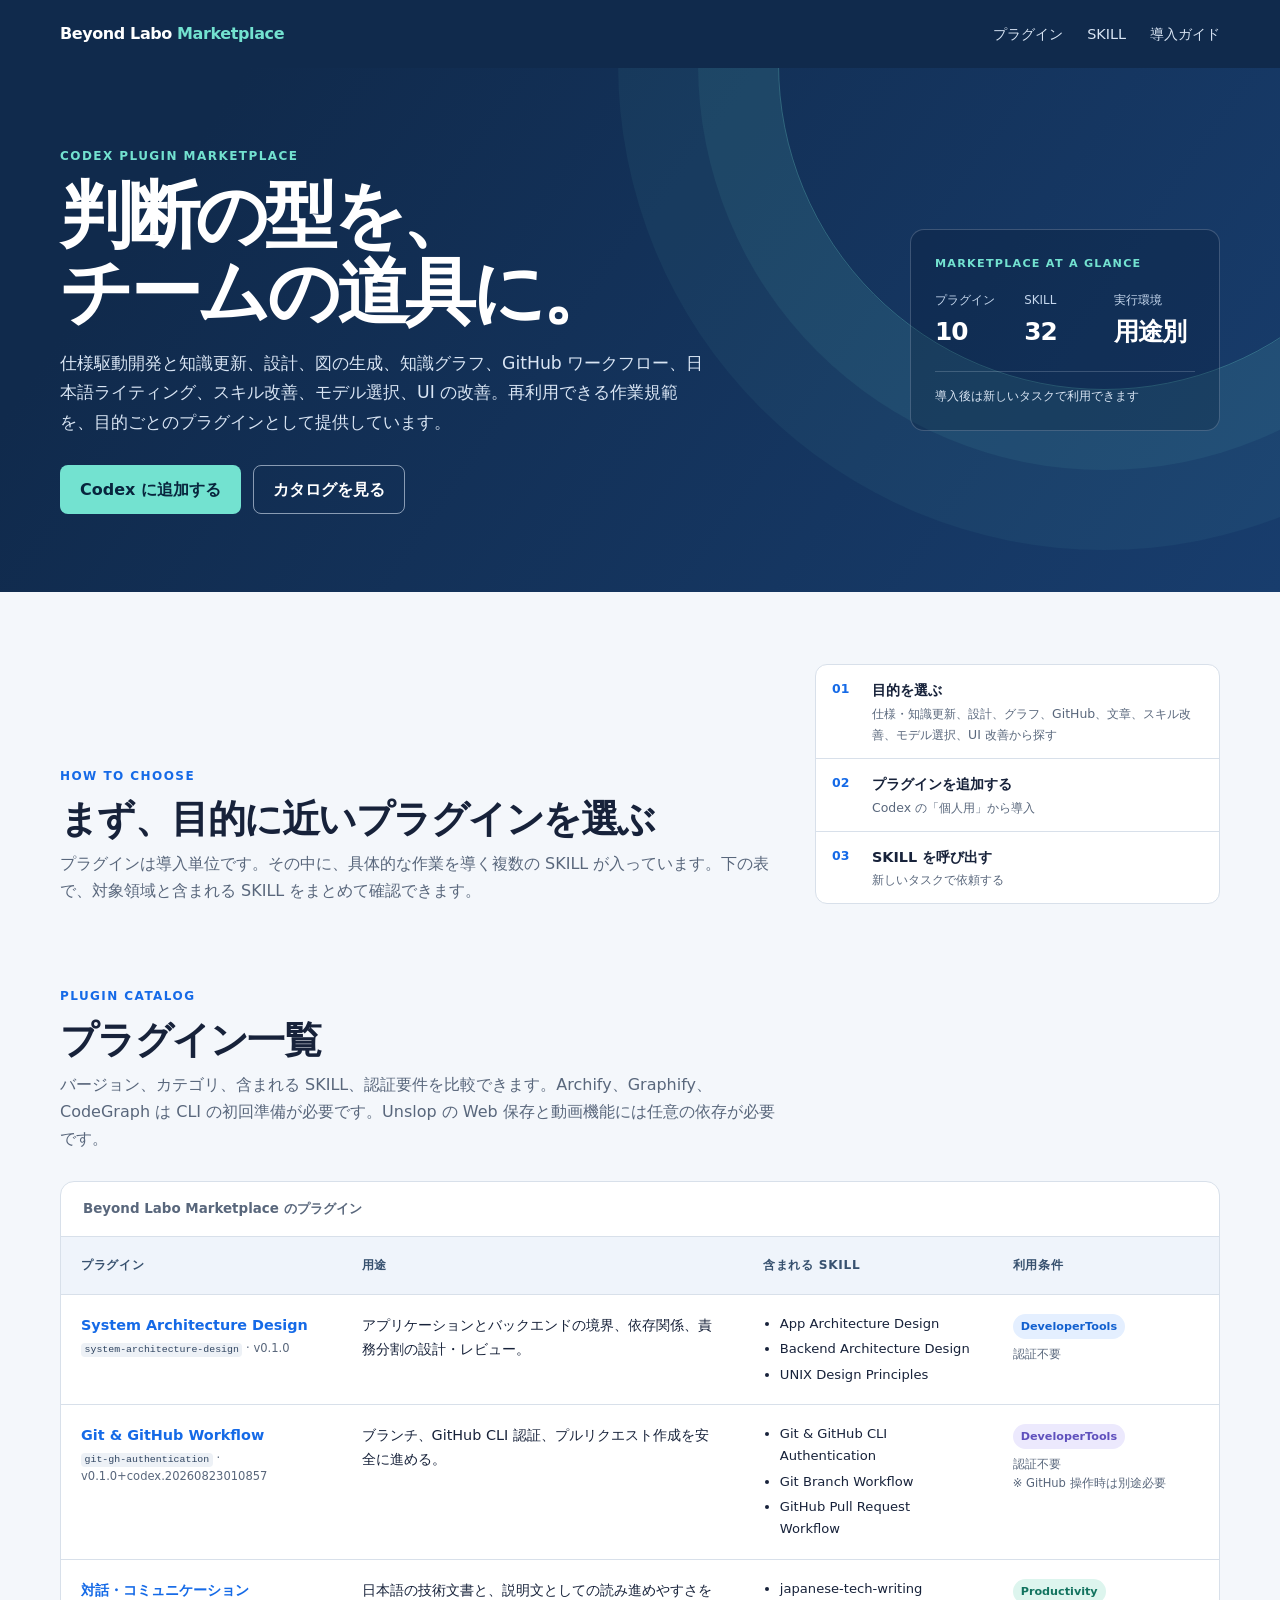
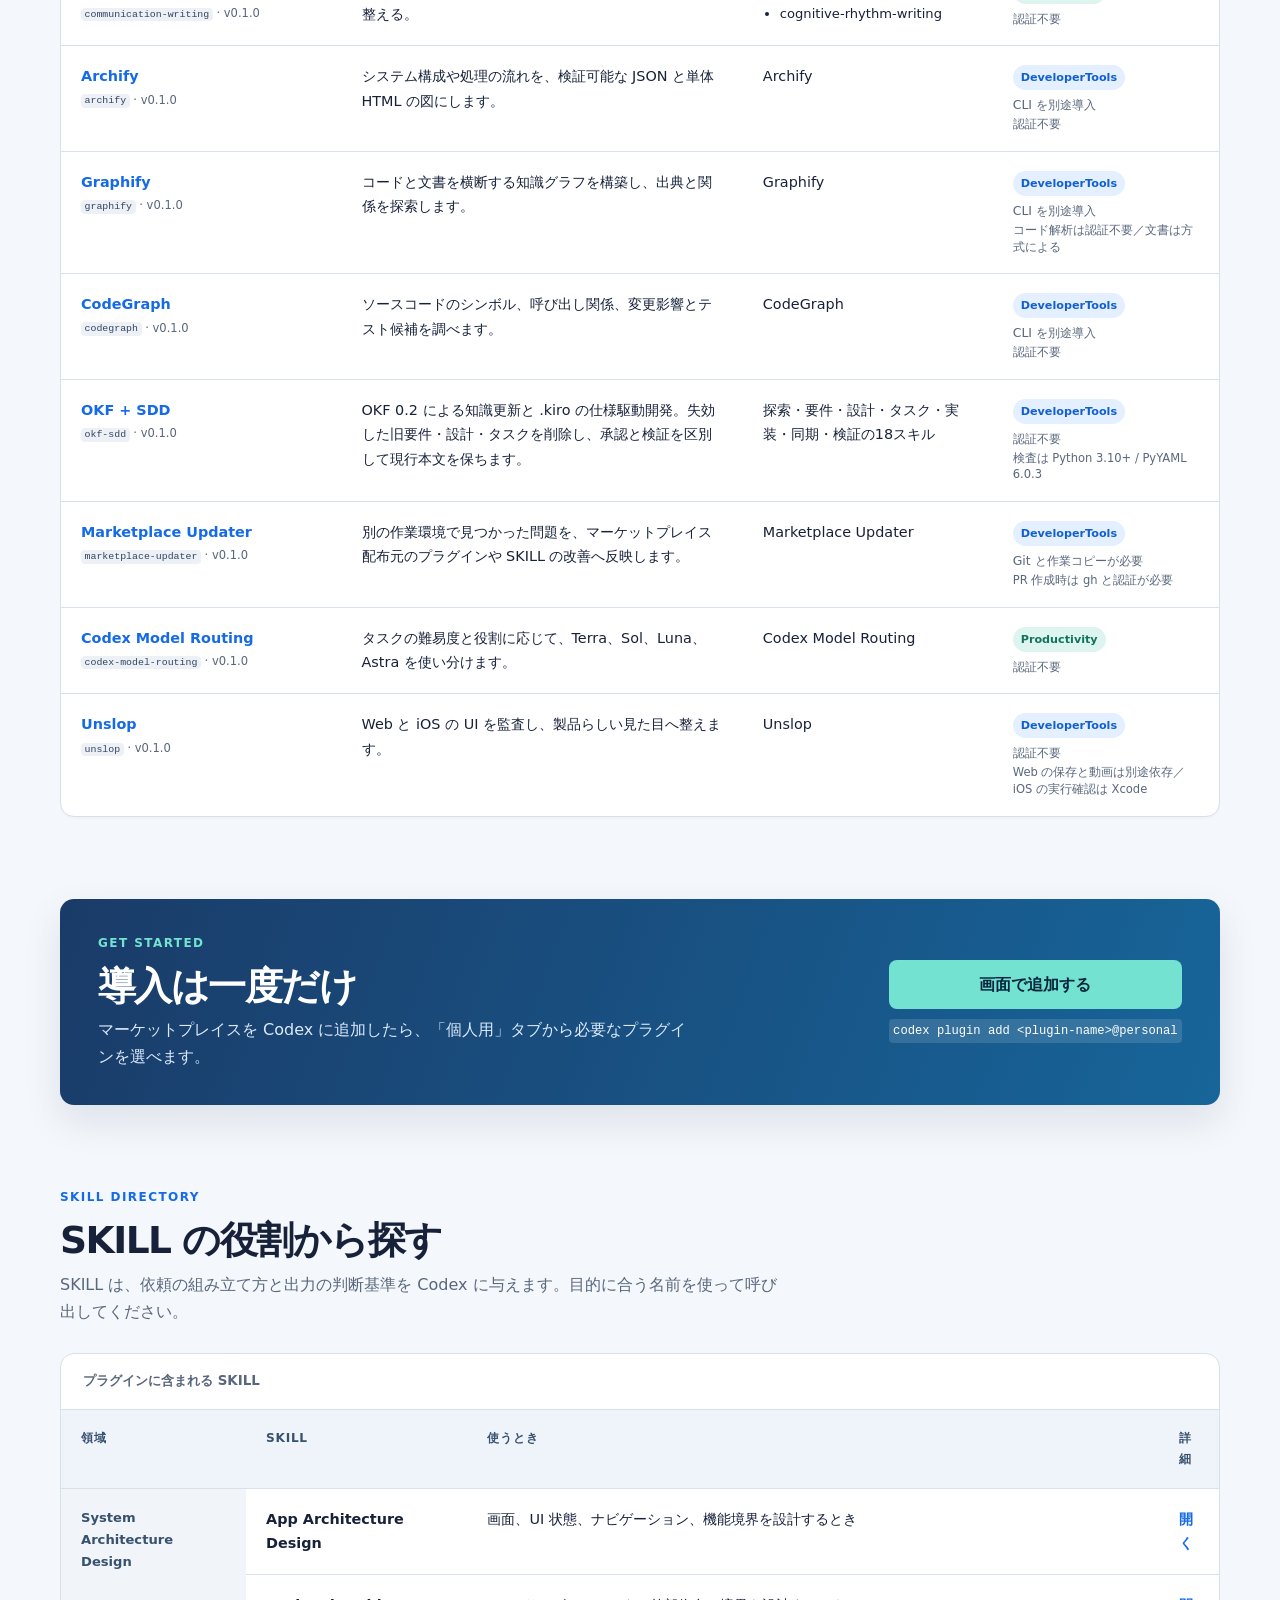
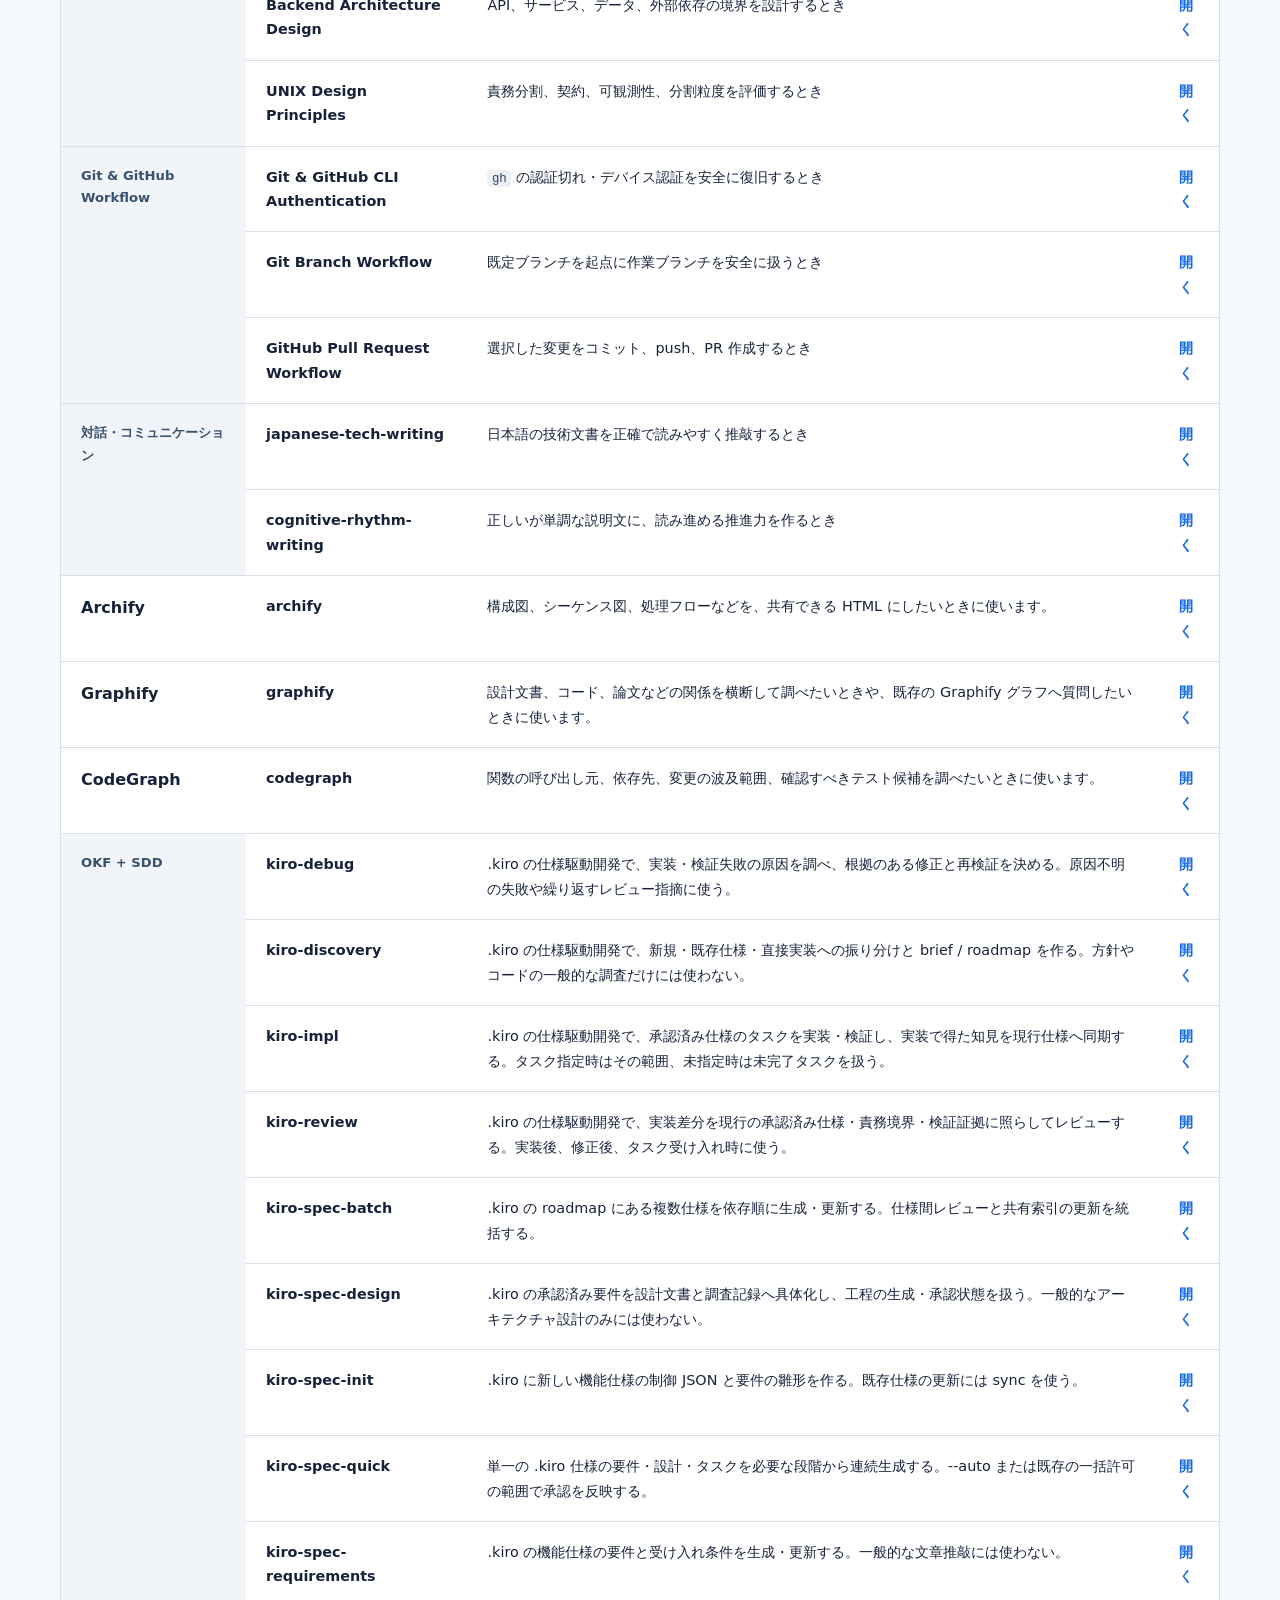
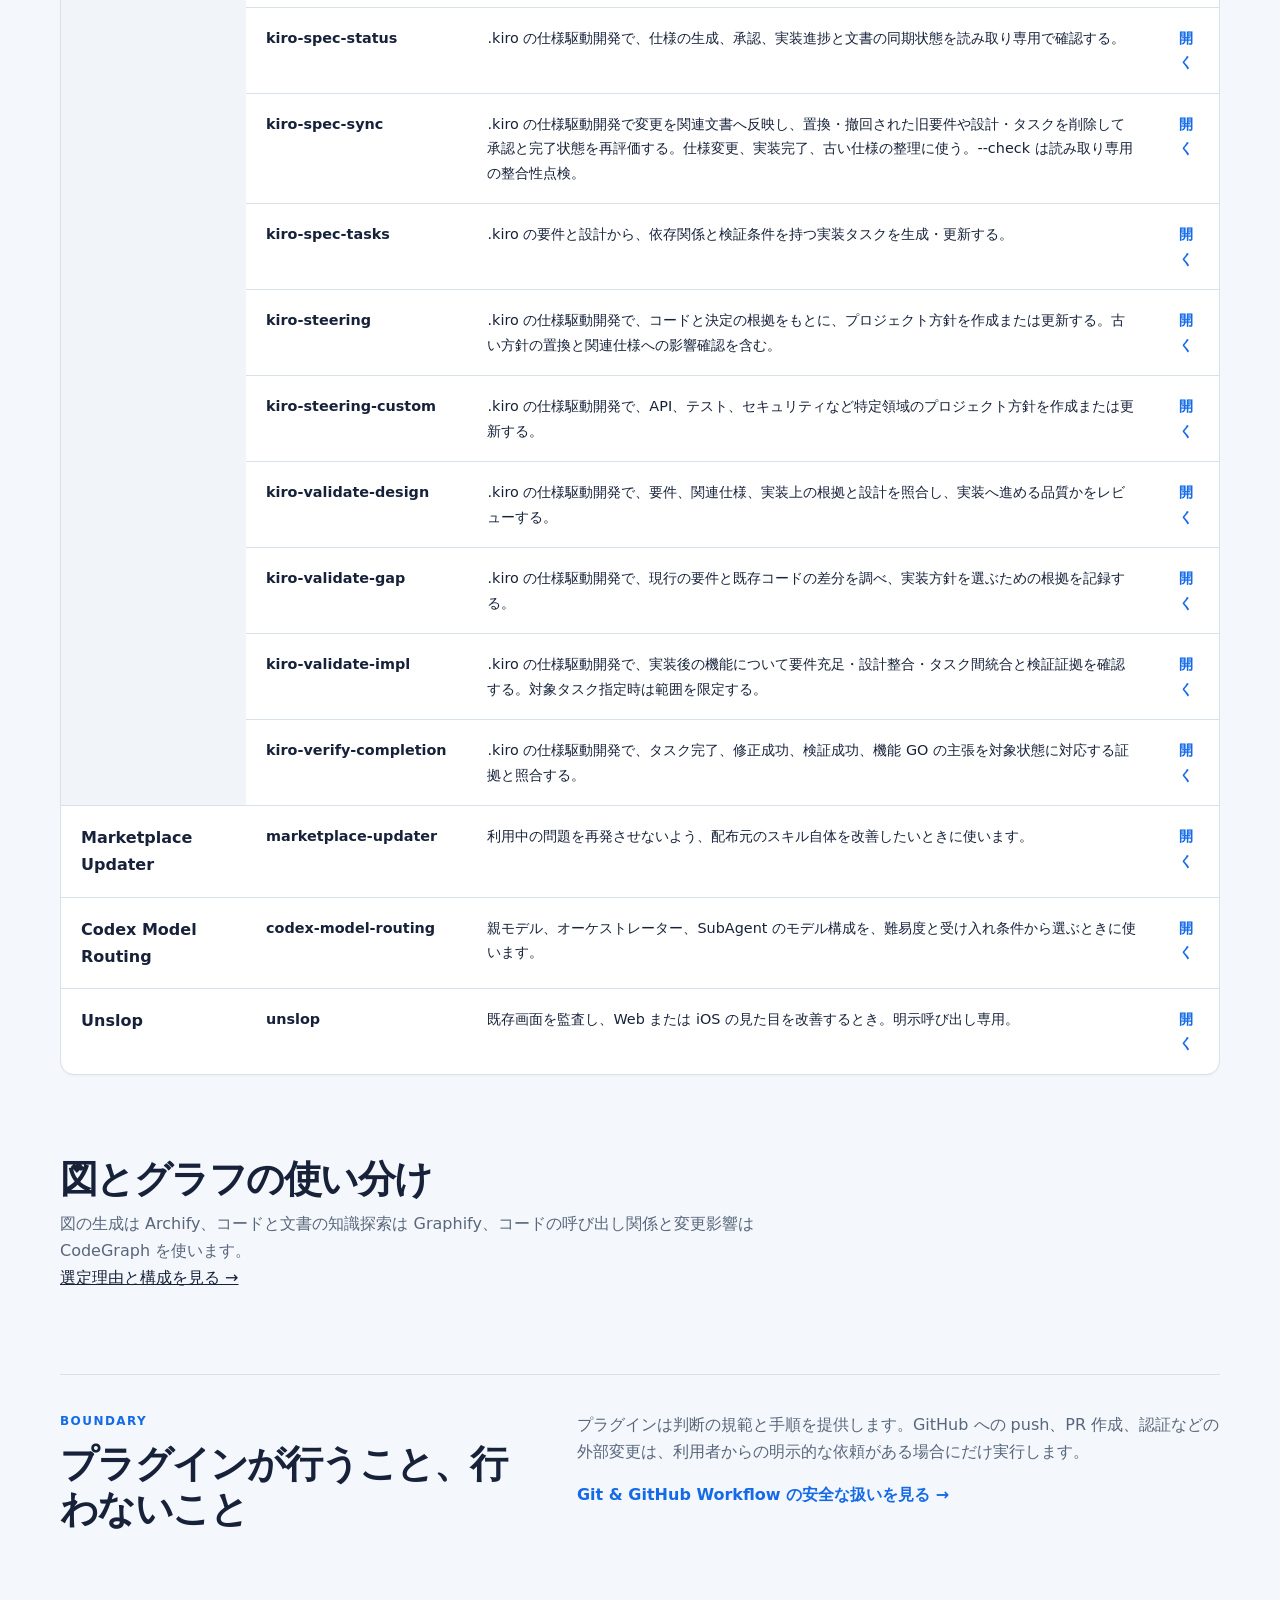
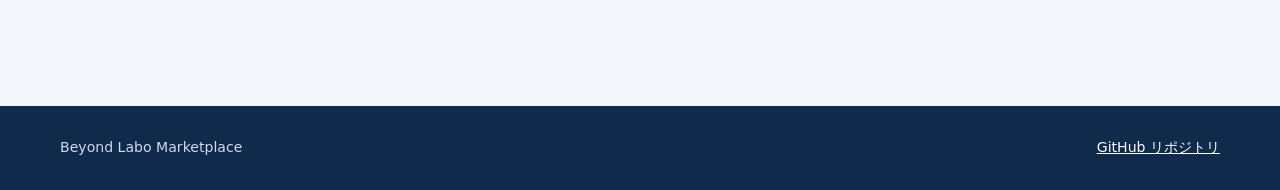
<file: docs/index.html>
<!doctype html>
<html lang="ja">
<head>
  <meta charset="utf-8">
  <meta name="viewport" content="width=device-width, initial-scale=1">
  <meta name="description" content="Beyond Labo が提供する Codex プラグインと SKILL のマーケットプレイス">
  <title>Beyond Labo Marketplace</title>
  <link rel="stylesheet" href="assets/site.css">
</head>
<body>
  <header class="site-header"><nav class="nav shell" aria-label="主要ナビゲーション"><a class="brand" href="./">Beyond Labo <span>Marketplace</span></a><div class="nav-links"><a href="#catalog">プラグイン</a><a href="#skills">SKILL</a><a href="install.html">導入ガイド</a></div></nav></header>
  <main>
    <section class="hero"><div class="shell hero-layout"><div><p class="eyebrow">Codex plugin marketplace</p><h1>判断の型を、<br>チームの道具に。</h1><p class="hero-copy">仕様駆動開発と知識更新、設計、図の生成、知識グラフ、GitHub ワークフロー、日本語ライティング、スキル改善、モデル選択、UI の改善。再利用できる作業規範を、目的ごとのプラグインとして提供しています。</p><div class="actions"><a class="button" href="install.html">Codex に追加する</a><a class="button secondary" href="#catalog">カタログを見る</a></div></div><aside class="hero-summary" aria-label="マーケットプレイスの概要"><p>MARKETPLACE AT A GLANCE</p><dl><div><dt>プラグイン</dt><dd>10</dd></div><div><dt>SKILL</dt><dd>32</dd></div><div><dt>実行環境</dt><dd>用途別</dd></div></dl><span>導入後は新しいタスクで利用できます</span></aside></div></section>
    <div class="shell page-content">
      <section class="section intro" aria-labelledby="choose-heading"><div class="section-heading"><p class="eyebrow">How to choose</p><h2 id="choose-heading">まず、目的に近いプラグインを選ぶ</h2><p>プラグインは導入単位です。その中に、具体的な作業を導く複数の SKILL が入っています。下の表で、対象領域と含まれる SKILL をまとめて確認できます。</p></div><ol class="decision-steps"><li><strong>目的を選ぶ</strong><span>仕様・知識更新、設計、グラフ、GitHub、文章、スキル改善、モデル選択、UI 改善から探す</span></li><li><strong>プラグインを追加する</strong><span>Codex の「個人用」から導入</span></li><li><strong>SKILL を呼び出す</strong><span>新しいタスクで依頼する</span></li></ol></section>
      <section class="section" id="catalog" aria-labelledby="catalog-heading"><div class="section-heading"><p class="eyebrow">Plugin catalog</p><h2 id="catalog-heading">プラグイン一覧</h2><p>バージョン、カテゴリ、含まれる SKILL、認証要件を比較できます。Archify、Graphify、CodeGraph は CLI の初回準備が必要です。Unslop の Web 保存と動画機能には任意の依存が必要です。</p></div><div class="table-wrap" tabindex="0"><table class="catalog-table"><caption>Beyond Labo Marketplace のプラグイン</caption><thead><tr><th scope="col">プラグイン</th><th scope="col">用途</th><th scope="col">含まれる SKILL</th><th scope="col">利用条件</th></tr></thead><tbody>
        <tr><td><a class="table-title" href="plugins/system-architecture-design.md">System Architecture Design</a><small><code>system-architecture-design</code> · v0.1.0</small></td><td>アプリケーションとバックエンドの境界、依存関係、責務分割の設計・レビュー。</td><td><ul><li>App Architecture Design</li><li>Backend Architecture Design</li><li>UNIX Design Principles</li></ul></td><td><span class="badge blue">DeveloperTools</span><span class="condition">認証不要</span></td></tr>
        <tr><td><a class="table-title" href="plugins/git-gh-authentication.md">Git &amp; GitHub Workflow</a><small><code>git-gh-authentication</code> · v0.1.0+codex.20260823010857</small></td><td>ブランチ、GitHub CLI 認証、プルリクエスト作成を安全に進める。</td><td><ul><li>Git &amp; GitHub CLI Authentication</li><li>Git Branch Workflow</li><li>GitHub Pull Request Workflow</li></ul></td><td><span class="badge violet">DeveloperTools</span><span class="condition">認証不要<small>※ GitHub 操作時は別途必要</small></span></td></tr>
        <tr><td><a class="table-title" href="plugins/communication-writing.md">対話・コミュニケーション</a><small><code>communication-writing</code> · v0.1.0</small></td><td>日本語の技術文書と、説明文としての読み進めやすさを整える。</td><td><ul><li>japanese-tech-writing</li><li>cognitive-rhythm-writing</li></ul></td><td><span class="badge green">Productivity</span><span class="condition">認証不要</span></td></tr>
        <tr><td><a class="table-title" href="plugins/archify.md">Archify</a><small><code>archify</code> · v0.1.0</small></td><td>システム構成や処理の流れを、検証可能な JSON と単体 HTML の図にします。</td><td>Archify</td><td><span class="badge blue">DeveloperTools</span><span class="condition">CLI を別途導入<small>認証不要</small></span></td></tr>
        <tr><td><a class="table-title" href="plugins/graphify.md">Graphify</a><small><code>graphify</code> · v0.1.0</small></td><td>コードと文書を横断する知識グラフを構築し、出典と関係を探索します。</td><td>Graphify</td><td><span class="badge blue">DeveloperTools</span><span class="condition">CLI を別途導入<small>コード解析は認証不要／文書は方式による</small></span></td></tr>
        <tr><td><a class="table-title" href="plugins/codegraph.md">CodeGraph</a><small><code>codegraph</code> · v0.1.0</small></td><td>ソースコードのシンボル、呼び出し関係、変更影響とテスト候補を調べます。</td><td>CodeGraph</td><td><span class="badge blue">DeveloperTools</span><span class="condition">CLI を別途導入<small>認証不要</small></span></td></tr>
        <tr><td><a class="table-title" href="plugins/okf-sdd.md">OKF + SDD</a><small><code>okf-sdd</code> · v0.1.0</small></td><td>OKF 0.2 による知識更新と .kiro の仕様駆動開発。失効した旧要件・設計・タスクを削除し、承認と検証を区別して現行本文を保ちます。</td><td>探索・要件・設計・タスク・実装・同期・検証の18スキル</td><td><span class="badge blue">DeveloperTools</span><span class="condition">認証不要<small>検査は Python 3.10+ / PyYAML 6.0.3</small></span></td></tr>
        <tr><td><a class="table-title" href="plugins/marketplace-updater.md">Marketplace Updater</a><small><code>marketplace-updater</code> · v0.1.0</small></td><td>別の作業環境で見つかった問題を、マーケットプレイス配布元のプラグインや SKILL の改善へ反映します。</td><td>Marketplace Updater</td><td><span class="badge blue">DeveloperTools</span><span class="condition">Git と作業コピーが必要<small>PR 作成時は gh と認証が必要</small></span></td></tr>
        <tr><td><a class="table-title" href="plugins/codex-model-routing.md">Codex Model Routing</a><small><code>codex-model-routing</code> · v0.1.0</small></td><td>タスクの難易度と役割に応じて、Terra、Sol、Luna、Astra を使い分けます。</td><td>Codex Model Routing</td><td><span class="badge green">Productivity</span><span class="condition">認証不要</span></td></tr>
        <tr><td><a class="table-title" href="plugins/unslop.md">Unslop</a><small><code>unslop</code> · v0.1.0</small></td><td>Web と iOS の UI を監査し、製品らしい見た目へ整えます。</td><td>Unslop</td><td><span class="badge blue">DeveloperTools</span><span class="condition">認証不要<small>Web の保存と動画は別途依存／iOS の実行確認は Xcode</small></span></td></tr>
      </tbody></table></div></section>
      <section class="section install-callout" aria-labelledby="install-heading"><div><p class="eyebrow">Get started</p><h2 id="install-heading">導入は一度だけ</h2><p>マーケットプレイスを Codex に追加したら、「個人用」タブから必要なプラグインを選べます。</p></div><div class="install-actions"><a class="button" href="install.html">画面で追加する</a><code>codex plugin add &lt;plugin-name&gt;@personal</code></div></section>
      <section class="section" id="skills" aria-labelledby="skills-heading"><div class="section-heading"><p class="eyebrow">Skill directory</p><h2 id="skills-heading">SKILL の役割から探す</h2><p>SKILL は、依頼の組み立て方と出力の判断基準を Codex に与えます。目的に合う名前を使って呼び出してください。</p></div><div class="table-wrap" tabindex="0"><table class="skill-table"><caption>プラグインに含まれる SKILL</caption><thead><tr><th scope="col">領域</th><th scope="col">SKILL</th><th scope="col">使うとき</th><th scope="col">詳細</th></tr></thead><tbody>
        <tr><th scope="rowgroup" rowspan="3">System Architecture Design</th><td>App Architecture Design</td><td>画面、UI 状態、ナビゲーション、機能境界を設計するとき</td><td><a href="skills/app-architecture-design.md">開く</a></td></tr><tr><td>Backend Architecture Design</td><td>API、サービス、データ、外部依存の境界を設計するとき</td><td><a href="skills/backend-architecture-design.md">開く</a></td></tr><tr><td>UNIX Design Principles</td><td>責務分割、契約、可観測性、分割粒度を評価するとき</td><td><a href="skills/unix-design-principles.md">開く</a></td></tr>
        <tr><th scope="rowgroup" rowspan="3">Git &amp; GitHub Workflow</th><td>Git &amp; GitHub CLI Authentication</td><td><code>gh</code> の認証切れ・デバイス認証を安全に復旧するとき</td><td><a href="skills/git-gh-authentication.md">開く</a></td></tr><tr><td>Git Branch Workflow</td><td>既定ブランチを起点に作業ブランチを安全に扱うとき</td><td><a href="skills/git-branch-workflow.md">開く</a></td></tr><tr><td>GitHub Pull Request Workflow</td><td>選択した変更をコミット、push、PR 作成するとき</td><td><a href="skills/gh-pull-request-workflow.md">開く</a></td></tr>
        <tr><th scope="rowgroup" rowspan="2">対話・コミュニケーション</th><td>japanese-tech-writing</td><td>日本語の技術文書を正確で読みやすく推敲するとき</td><td><a href="skills/japanese-tech-writing.md">開く</a></td></tr><tr><td>cognitive-rhythm-writing</td><td>正しいが単調な説明文に、読み進める推進力を作るとき</td><td><a href="skills/cognitive-rhythm-writing.md">開く</a></td></tr>
        <tr><th scope="row">Archify</th><td>archify</td><td>構成図、シーケンス図、処理フローなどを、共有できる HTML にしたいときに使います。</td><td><a href="skills/archify.md">開く</a></td></tr>
        <tr><th scope="row">Graphify</th><td>graphify</td><td>設計文書、コード、論文などの関係を横断して調べたいときや、既存の Graphify グラフへ質問したいときに使います。</td><td><a href="skills/graphify.md">開く</a></td></tr>
        <tr><th scope="row">CodeGraph</th><td>codegraph</td><td>関数の呼び出し元、依存先、変更の波及範囲、確認すべきテスト候補を調べたいときに使います。</td><td><a href="skills/codegraph.md">開く</a></td></tr>
        <tr><th scope="rowgroup" rowspan="18">OKF + SDD</th><td>kiro-debug</td><td>.kiro の仕様駆動開発で、実装・検証失敗の原因を調べ、根拠のある修正と再検証を決める。原因不明の失敗や繰り返すレビュー指摘に使う。</td><td><a href="skills/kiro-debug.md">開く</a></td></tr>
        <tr><td>kiro-discovery</td><td>.kiro の仕様駆動開発で、新規・既存仕様・直接実装への振り分けと brief / roadmap を作る。方針やコードの一般的な調査だけには使わない。</td><td><a href="skills/kiro-discovery.md">開く</a></td></tr>
        <tr><td>kiro-impl</td><td>.kiro の仕様駆動開発で、承認済み仕様のタスクを実装・検証し、実装で得た知見を現行仕様へ同期する。タスク指定時はその範囲、未指定時は未完了タスクを扱う。</td><td><a href="skills/kiro-impl.md">開く</a></td></tr>
        <tr><td>kiro-review</td><td>.kiro の仕様駆動開発で、実装差分を現行の承認済み仕様・責務境界・検証証拠に照らしてレビューする。実装後、修正後、タスク受け入れ時に使う。</td><td><a href="skills/kiro-review.md">開く</a></td></tr>
        <tr><td>kiro-spec-batch</td><td>.kiro の roadmap にある複数仕様を依存順に生成・更新する。仕様間レビューと共有索引の更新を統括する。</td><td><a href="skills/kiro-spec-batch.md">開く</a></td></tr>
        <tr><td>kiro-spec-design</td><td>.kiro の承認済み要件を設計文書と調査記録へ具体化し、工程の生成・承認状態を扱う。一般的なアーキテクチャ設計のみには使わない。</td><td><a href="skills/kiro-spec-design.md">開く</a></td></tr>
        <tr><td>kiro-spec-init</td><td>.kiro に新しい機能仕様の制御 JSON と要件の雛形を作る。既存仕様の更新には sync を使う。</td><td><a href="skills/kiro-spec-init.md">開く</a></td></tr>
        <tr><td>kiro-spec-quick</td><td>単一の .kiro 仕様の要件・設計・タスクを必要な段階から連続生成する。--auto または既存の一括許可の範囲で承認を反映する。</td><td><a href="skills/kiro-spec-quick.md">開く</a></td></tr>
        <tr><td>kiro-spec-requirements</td><td>.kiro の機能仕様の要件と受け入れ条件を生成・更新する。一般的な文章推敲には使わない。</td><td><a href="skills/kiro-spec-requirements.md">開く</a></td></tr>
        <tr><td>kiro-spec-status</td><td>.kiro の仕様駆動開発で、仕様の生成、承認、実装進捗と文書の同期状態を読み取り専用で確認する。</td><td><a href="skills/kiro-spec-status.md">開く</a></td></tr>
        <tr><td>kiro-spec-sync</td><td>.kiro の仕様駆動開発で変更を関連文書へ反映し、置換・撤回された旧要件や設計・タスクを削除して承認と完了状態を再評価する。仕様変更、実装完了、古い仕様の整理に使う。--check は読み取り専用の整合性点検。</td><td><a href="skills/kiro-spec-sync.md">開く</a></td></tr>
        <tr><td>kiro-spec-tasks</td><td>.kiro の要件と設計から、依存関係と検証条件を持つ実装タスクを生成・更新する。</td><td><a href="skills/kiro-spec-tasks.md">開く</a></td></tr>
        <tr><td>kiro-steering</td><td>.kiro の仕様駆動開発で、コードと決定の根拠をもとに、プロジェクト方針を作成または更新する。古い方針の置換と関連仕様への影響確認を含む。</td><td><a href="skills/kiro-steering.md">開く</a></td></tr>
        <tr><td>kiro-steering-custom</td><td>.kiro の仕様駆動開発で、API、テスト、セキュリティなど特定領域のプロジェクト方針を作成または更新する。</td><td><a href="skills/kiro-steering-custom.md">開く</a></td></tr>
        <tr><td>kiro-validate-design</td><td>.kiro の仕様駆動開発で、要件、関連仕様、実装上の根拠と設計を照合し、実装へ進める品質かをレビューする。</td><td><a href="skills/kiro-validate-design.md">開く</a></td></tr>
        <tr><td>kiro-validate-gap</td><td>.kiro の仕様駆動開発で、現行の要件と既存コードの差分を調べ、実装方針を選ぶための根拠を記録する。</td><td><a href="skills/kiro-validate-gap.md">開く</a></td></tr>
        <tr><td>kiro-validate-impl</td><td>.kiro の仕様駆動開発で、実装後の機能について要件充足・設計整合・タスク間統合と検証証拠を確認する。対象タスク指定時は範囲を限定する。</td><td><a href="skills/kiro-validate-impl.md">開く</a></td></tr>
        <tr><td>kiro-verify-completion</td><td>.kiro の仕様駆動開発で、タスク完了、修正成功、検証成功、機能 GO の主張を対象状態に対応する証拠と照合する。</td><td><a href="skills/kiro-verify-completion.md">開く</a></td></tr>
        <tr><th scope="row">Marketplace Updater</th><td>marketplace-updater</td><td>利用中の問題を再発させないよう、配布元のスキル自体を改善したいときに使います。</td><td><a href="skills/marketplace-updater.md">開く</a></td></tr>
        <tr><th scope="row">Codex Model Routing</th><td>codex-model-routing</td><td>親モデル、オーケストレーター、SubAgent のモデル構成を、難易度と受け入れ条件から選ぶときに使います。</td><td><a href="skills/codex-model-routing.md">開く</a></td></tr>
        <tr><th scope="row">Unslop</th><td>unslop</td><td>既存画面を監査し、Web または iOS の見た目を改善するとき。明示呼び出し専用。</td><td><a href="skills/unslop.md">開く</a></td></tr>
      </tbody></table></div></section>
      <section class="section"><div class="section-heading"><h2>図とグラフの使い分け</h2><p>図の生成は Archify、コードと文書の知識探索は Graphify、コードの呼び出し関係と変更影響は CodeGraph を使います。</p><a href="research/architecture-graph-tools.md">選定理由と構成を見る →</a></div></section>
      <section class="section boundary" aria-labelledby="boundary-heading"><div><p class="eyebrow">Boundary</p><h2 id="boundary-heading">プラグインが行うこと、行わないこと</h2></div><div><p>プラグインは判断の規範と手順を提供します。GitHub への push、PR 作成、認証などの外部変更は、利用者からの明示的な依頼がある場合にだけ実行します。</p><a href="plugins/git-gh-authentication.md">Git &amp; GitHub Workflow の安全な扱いを見る →</a></div></section>
    </div>
  </main>
  <footer class="footer"><div class="footer-inner shell"><span>Beyond Labo Marketplace</span><a href="https://github.com/beyond-labo/beyond-labo-marketplace">GitHub リポジトリ</a></div></footer>
</body>
</html>
</file>
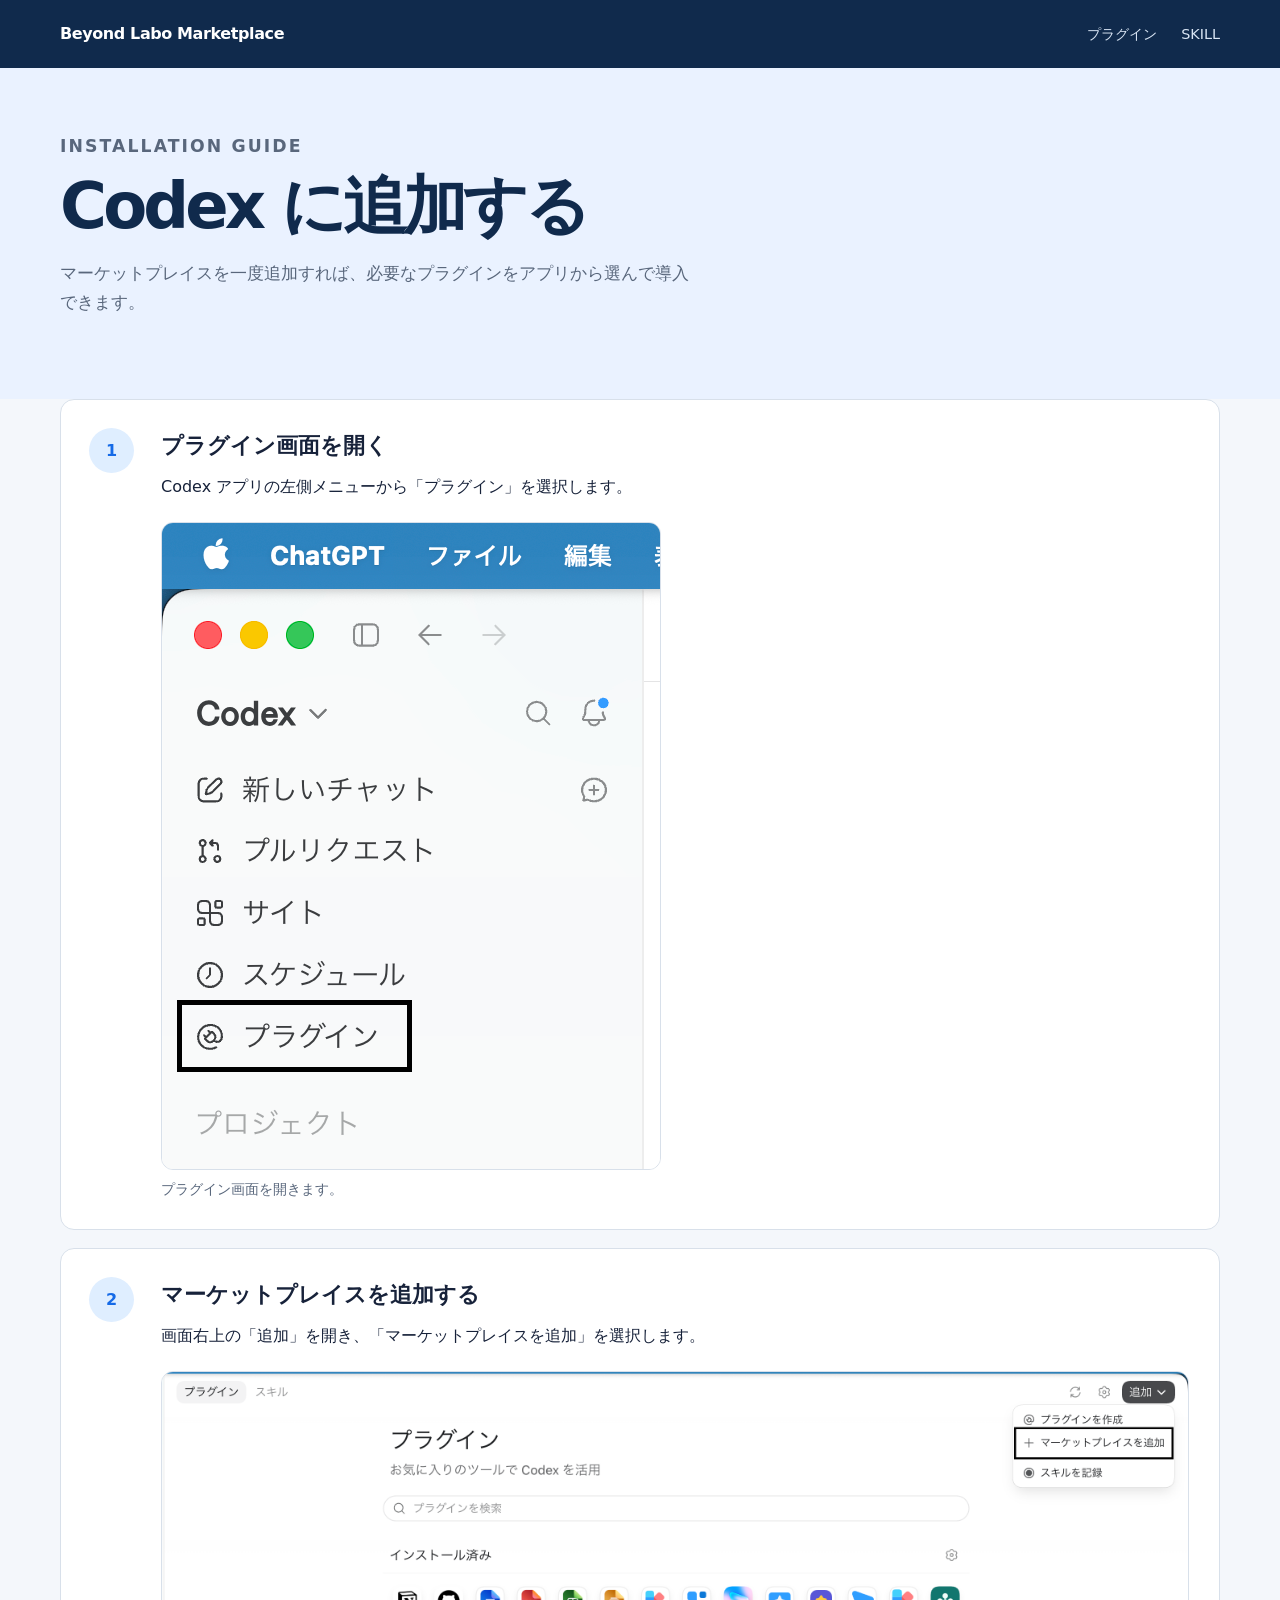
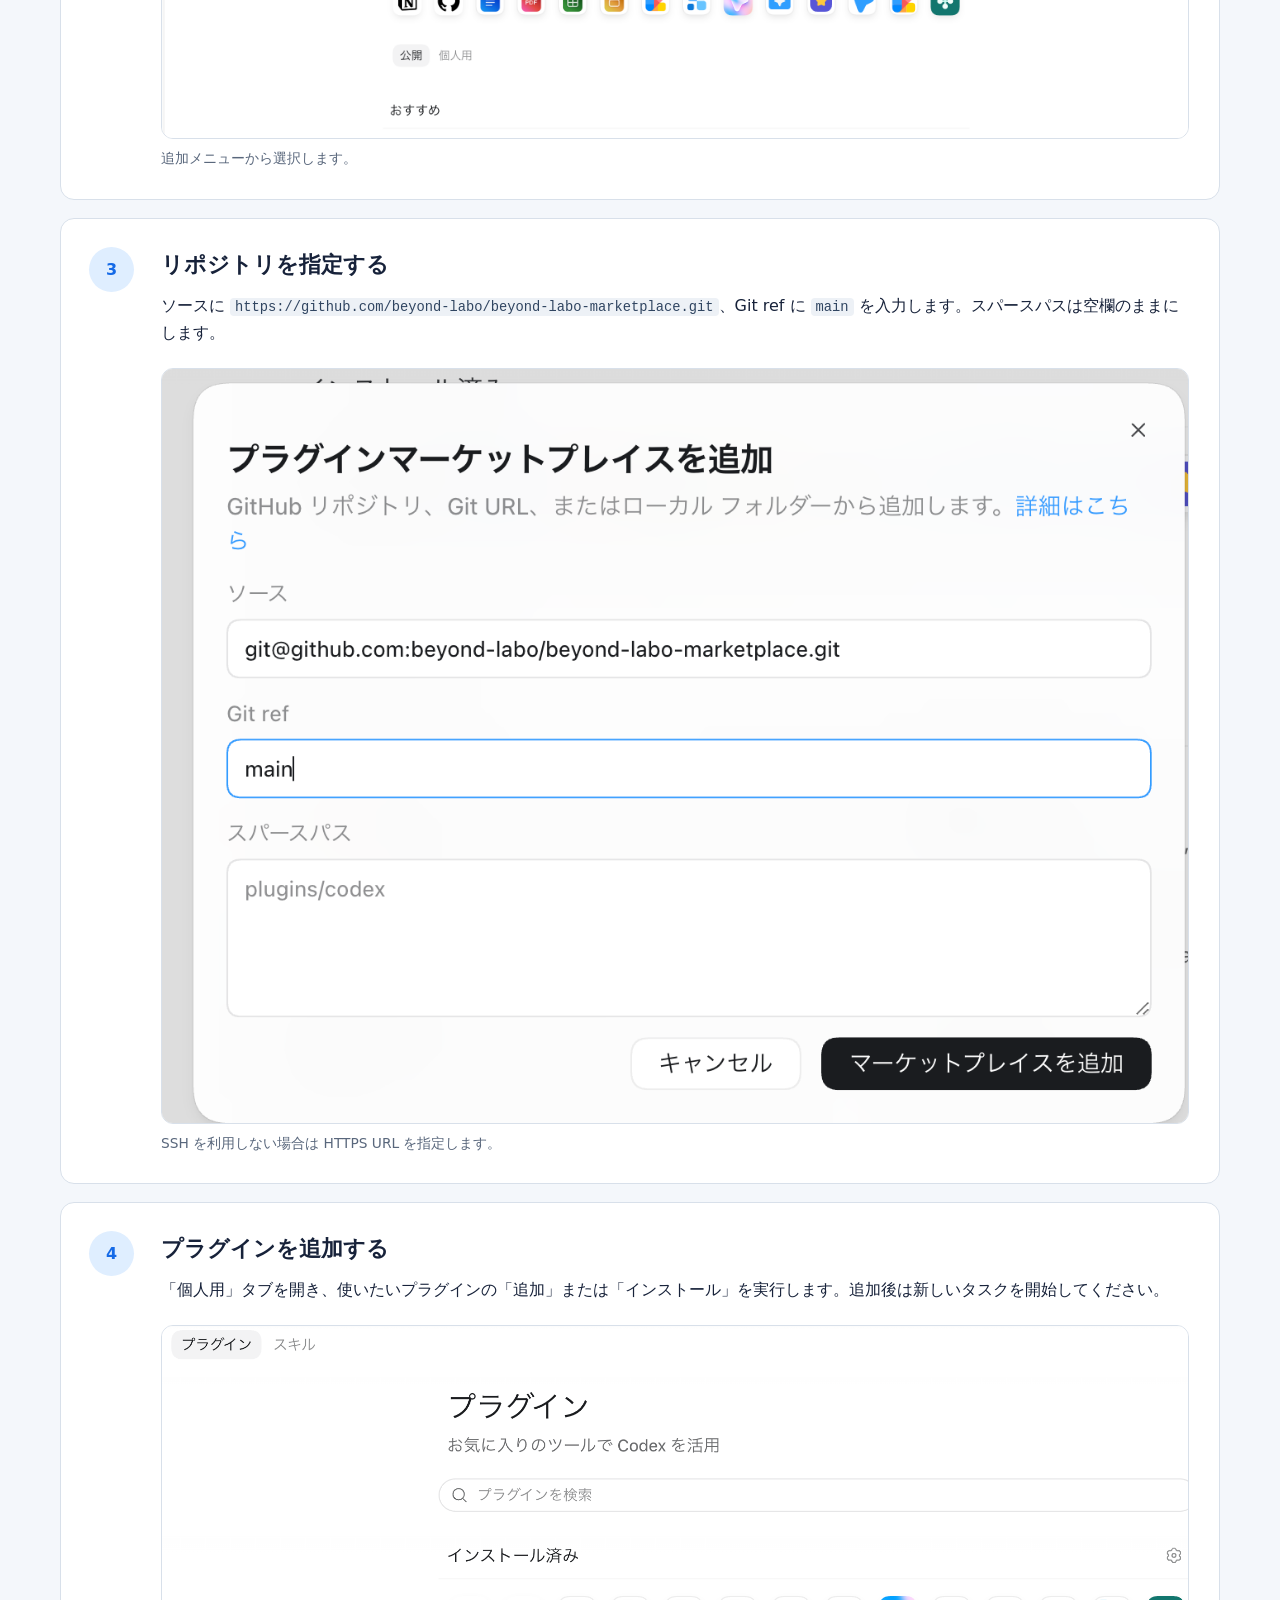
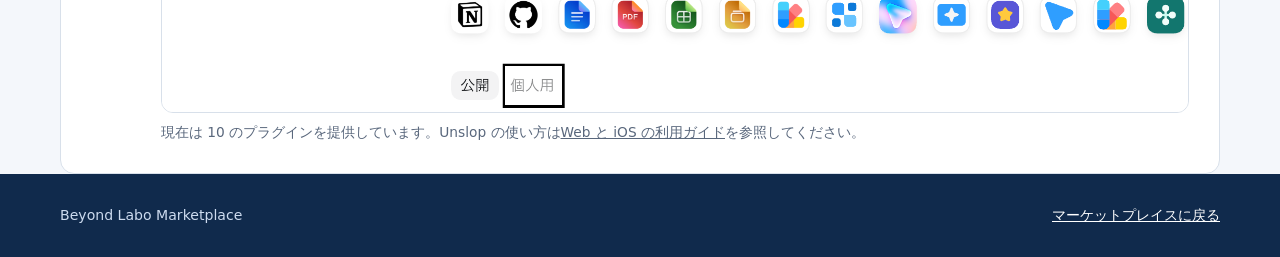
<file: docs/install.html>
<!doctype html>
<html lang="ja">
<head>
  <meta charset="utf-8">
  <meta name="viewport" content="width=device-width, initial-scale=1">
  <meta name="description" content="Beyond Labo Marketplace を Codex アプリへ追加する手順">
  <title>Codex に追加する | Beyond Labo Marketplace</title>
  <link rel="stylesheet" href="assets/site.css">
</head>
<body>
  <header class="site-header"><nav class="nav shell" aria-label="主要ナビゲーション"><a class="brand" href="./">Beyond Labo Marketplace</a><div class="nav-links"><a href="index.html#plugins">プラグイン</a><a href="index.html#skills">SKILL</a></div></nav></header>
  <section class="guide-hero"><div class="shell"><p class="eyebrow">Installation guide</p><h1>Codex に追加する</h1><p>マーケットプレイスを一度追加すれば、必要なプラグインをアプリから選んで導入できます。</p></div></section>
  <main class="shell"><div class="steps">
    <article class="step"><h2>プラグイン画面を開く</h2><p>Codex アプリの左側メニューから「プラグイン」を選択します。</p><figure><img src="assets/install/open-plugins.png" alt="Codex の左側メニューにあるプラグイン"><figcaption>プラグイン画面を開きます。</figcaption></figure></article>
    <article class="step"><h2>マーケットプレイスを追加する</h2><p>画面右上の「追加」を開き、「マーケットプレイスを追加」を選択します。</p><figure><img src="assets/install/add-marketplace.png" alt="追加メニューからマーケットプレイスを追加する項目"><figcaption>追加メニューから選択します。</figcaption></figure></article>
    <article class="step"><h2>リポジトリを指定する</h2><p>ソースに <code>https://github.com/beyond-labo/beyond-labo-marketplace.git</code>、Git ref に <code>main</code> を入力します。スパースパスは空欄のままにします。</p><figure><img src="assets/install/configure-marketplace.png" alt="ソースと Git ref を入力する画面"><figcaption>SSH を利用しない場合は HTTPS URL を指定します。</figcaption></figure></article>
    <article class="step"><h2>プラグインを追加する</h2><p>「個人用」タブを開き、使いたいプラグインの「追加」または「インストール」を実行します。追加後は新しいタスクを開始してください。</p><figure><img src="assets/install/select-personal-marketplace.png" alt="個人用タブを選択する画面"><figcaption>現在は 10 のプラグインを提供しています。Unslop の使い方は<a href="plugins/unslop.md">Web と iOS の利用ガイド</a>を参照してください。</figcaption></figure></article>
  </div></main>
  <footer class="footer"><div class="footer-inner shell"><span>Beyond Labo Marketplace</span><a href="index.html">マーケットプレイスに戻る</a></div></footer>
</body>
</html>
</file>
<file: docs/assets/site.css>
:root{--ink:#17223a;--muted:#59677c;--line:#d8e0ea;--ground:#f4f7fb;--paper:#fff;--navy:#102a4c;--navy2:#183d6d;--blue:#156ae7;--aqua:#73e2d0;--violet:#7566d5;--green:#187d68;--shadow:0 16px 38px rgb(20 42 76 / 10%)}
*{box-sizing:border-box}html{scroll-behavior:smooth}body{margin:0;background:var(--ground);color:var(--ink);font-family:Inter,ui-sans-serif,system-ui,-apple-system,BlinkMacSystemFont,"Hiragino Sans","Yu Gothic UI",sans-serif;line-height:1.7}a{color:inherit}h1,h2,p{margin-top:0}.shell{width:min(1160px,calc(100% - 48px));margin:0 auto}
.site-header{position:relative;z-index:2;background:var(--navy);color:#fff}.nav{min-height:68px;display:flex;align-items:center;justify-content:space-between;gap:24px}.brand{color:#fff;font-weight:850;letter-spacing:-.025em;text-decoration:none}.brand span{color:var(--aqua)}.nav-links{display:flex;gap:24px;font-size:.9rem}.nav-links a{color:#d9e5f4;text-decoration:none}.nav-links a:hover,.nav-links a:focus-visible{color:var(--aqua)}
.hero{position:relative;overflow:hidden;color:#fff;background:linear-gradient(125deg,var(--navy) 15%,var(--navy2))}.hero:after{content:"";position:absolute;width:650px;height:650px;top:-330px;right:-150px;border:1px solid rgb(115 226 208 / 30%);border-radius:50%;box-shadow:0 0 0 80px rgb(115 226 208 / 7%),0 0 0 160px rgb(115 226 208 / 5%)}.hero-layout{position:relative;z-index:1;display:grid;grid-template-columns:minmax(0,1fr) 310px;gap:70px;align-items:center;padding:78px 0}.eyebrow{margin-bottom:11px;color:var(--blue);font-size:.75rem;font-weight:850;letter-spacing:.12em;text-transform:uppercase}.hero .eyebrow,.install-callout .eyebrow{color:var(--aqua)}h1{max-width:760px;margin-bottom:18px;font-size:clamp(2.7rem,5.6vw,4.8rem);line-height:1.07;letter-spacing:-.06em}.hero-copy{max-width:650px;margin-bottom:0;color:#d9e5f4;font-size:1.08rem}.actions{display:flex;flex-wrap:wrap;gap:12px;margin-top:28px}.button{display:inline-flex;align-items:center;justify-content:center;min-height:47px;padding:10px 19px;border:1px solid transparent;border-radius:8px;background:var(--aqua);color:#08253d;font-weight:800;text-decoration:none;transition:transform .18s ease,box-shadow .18s ease}.button:hover,.button:focus-visible{transform:translateY(-2px);box-shadow:0 8px 23px rgb(0 0 0 / 18%)}.button.secondary{border-color:rgb(217 229 244 / 60%);background:transparent;color:#fff}
.hero-summary{padding:24px;border:1px solid rgb(217 229 244 / 22%);border-radius:14px;background:rgb(5 22 44 / 25%)}.hero-summary>p{margin-bottom:17px;color:var(--aqua);font-size:.7rem;font-weight:850;letter-spacing:.11em}.hero-summary dl{display:grid;grid-template-columns:repeat(3,1fr);gap:8px;margin:0 0 18px}.hero-summary dt{color:#c6d8ee;font-size:.74rem}.hero-summary dd{margin:1px 0 0;font-size:1.55rem;font-weight:850;letter-spacing:-.04em}.hero-summary span{display:block;padding-top:13px;border-top:1px solid rgb(217 229 244 / 20%);color:#d9e5f4;font-size:.78rem}
.page-content{padding:72px 0 84px}.section{margin-bottom:82px}.section-heading{max-width:720px;margin-bottom:28px}.section-heading h2,.install-callout h2,.boundary h2{margin-bottom:8px;font-size:clamp(1.75rem,3vw,2.35rem);line-height:1.2;letter-spacing:-.04em}.section-heading p:not(.eyebrow){margin-bottom:0;color:var(--muted)}.intro{display:grid;grid-template-columns:minmax(0,1fr) 405px;gap:42px;align-items:end}.intro .section-heading{margin-bottom:0}.decision-steps{display:grid;margin:0;padding:0;list-style:none;border:1px solid var(--line);border-radius:12px;overflow:hidden;background:var(--paper);counter-reset:item}.decision-steps li{display:grid;grid-template-columns:30px 1fr;column-gap:10px;padding:13px 16px;border-bottom:1px solid var(--line);counter-increment:item}.decision-steps li:last-child{border-bottom:0}.decision-steps li:before{content:counter(item,decimal-leading-zero);grid-row:span 2;color:var(--blue);font-size:.78rem;font-weight:850}.decision-steps strong{font-size:.9rem}.decision-steps span{color:var(--muted);font-size:.78rem}
.table-wrap{overflow-x:auto;border:1px solid var(--line);border-radius:14px;background:var(--paper);box-shadow:0 2px 0 rgb(23 34 58 / 2%)}table{width:100%;min-width:860px;border-collapse:collapse;text-align:left}caption{padding:16px 22px;border-bottom:1px solid var(--line);color:var(--muted);text-align:left;font-size:.84rem;font-weight:700}th,td{padding:18px 20px;border-bottom:1px solid var(--line);vertical-align:top}thead th{background:#eff4fb;color:#37516f;font-size:.76rem;letter-spacing:.06em;text-transform:uppercase}tbody tr:last-child>*{border-bottom:0}tbody tr:hover{background:#f8fbff}td{font-size:.9rem}td ul{display:grid;gap:3px;margin:0;padding-left:17px;font-size:.82rem}.table-title{display:block;margin-bottom:3px;color:var(--blue);font-weight:850;text-decoration:none}.table-title:hover,.skill-table a:hover{text-decoration:underline}small{display:block;color:var(--muted);font-size:.72rem;line-height:1.45}code{padding:.14em .36em;border-radius:4px;background:#edf1f6;color:#304561;font-family:ui-monospace,SFMono-Regular,Menlo,monospace;font-size:.86em}.badge{display:inline-block;padding:3px 8px;border-radius:999px;font-size:.7rem;font-weight:850}.badge.blue{background:#e4efff;color:#1260cf}.badge.violet{background:#ece9fd;color:#5f50bd}.badge.green{background:#ddf5ee;color:#12735f}.condition{display:block;margin-top:7px;color:var(--muted);font-size:.78rem;line-height:1.35}.condition small{margin-top:2px}
.install-callout{display:grid;grid-template-columns:minmax(0,1fr) auto;gap:40px;align-items:center;padding:34px 38px;border-radius:14px;color:#fff;background:linear-gradient(110deg,#1a3b68,#17659a);box-shadow:var(--shadow)}.install-callout h2{margin-bottom:7px}.install-callout p:not(.eyebrow){max-width:600px;margin-bottom:0;color:#dceafb}.install-actions{display:grid;gap:10px;justify-items:stretch}.install-actions code{background:rgb(255 255 255 / 13%);color:#fff;font-size:.76rem;white-space:nowrap}.skill-table{min-width:800px}.skill-table th[scope="rowgroup"]{width:185px;background:#f1f5fa;color:#37516f;font-size:.82rem}.skill-table td:first-of-type{font-weight:800}.skill-table a,.boundary a{color:var(--blue);font-weight:800;text-decoration:none}.boundary{display:grid;grid-template-columns:minmax(250px,.72fr) minmax(0,1fr);gap:54px;padding:36px 0 0;border-top:1px solid var(--line)}.boundary p:not(.eyebrow){color:var(--muted)}.boundary a:hover{text-decoration:underline}.footer{padding:30px 0;color:#cddbef;background:var(--navy);font-size:.88rem}.footer-inner{display:flex;justify-content:space-between;gap:24px}.footer a{color:#fff}
@media(max-width:820px){.hero-layout,.intro,.boundary{grid-template-columns:1fr;gap:30px}.hero-summary{max-width:480px}.install-callout{grid-template-columns:1fr;gap:24px}.install-actions{justify-items:start}}@media(max-width:600px){.shell{width:min(100% - 28px,1160px)}.nav{min-height:62px}.nav-links{gap:13px;font-size:.78rem}.hero-layout{padding:58px 0}.page-content{padding:52px 0 64px}.section{margin-bottom:58px}.hero-summary{padding:20px}.install-callout{padding:28px 24px}.footer-inner{display:block}.footer a{display:inline-block;margin-top:8px}}@media(prefers-reduced-motion:reduce){html{scroll-behavior:auto}*,*:before,*:after{transition-duration:.01ms!important}}
.guide-hero{padding:64px 0;background:#eaf2ff}.guide-hero h1{font-size:clamp(2.3rem,5vw,4rem);color:var(--navy)}.guide-hero p{max-width:630px;color:var(--muted);font-size:1.08rem}.steps{display:grid;gap:18px;counter-reset:steps}.step{position:relative;padding:28px 30px 28px 100px;border:1px solid var(--line);border-radius:14px;background:var(--paper)}.step:before{counter-increment:steps;content:counter(steps);position:absolute;top:28px;left:28px;display:grid;width:45px;height:45px;place-items:center;border-radius:50%;background:#dfeeff;color:var(--blue);font-weight:900}.step h2{margin-bottom:8px;font-size:1.35rem}.step figure{margin:22px 0 0}.step img{display:block;max-width:100%;border:1px solid var(--line);border-radius:12px}.step figcaption{margin-top:8px;color:var(--muted);font-size:.86rem}@media(max-width:600px){.step{padding:85px 24px 24px}.step:before{top:22px;left:24px}}
</file>
